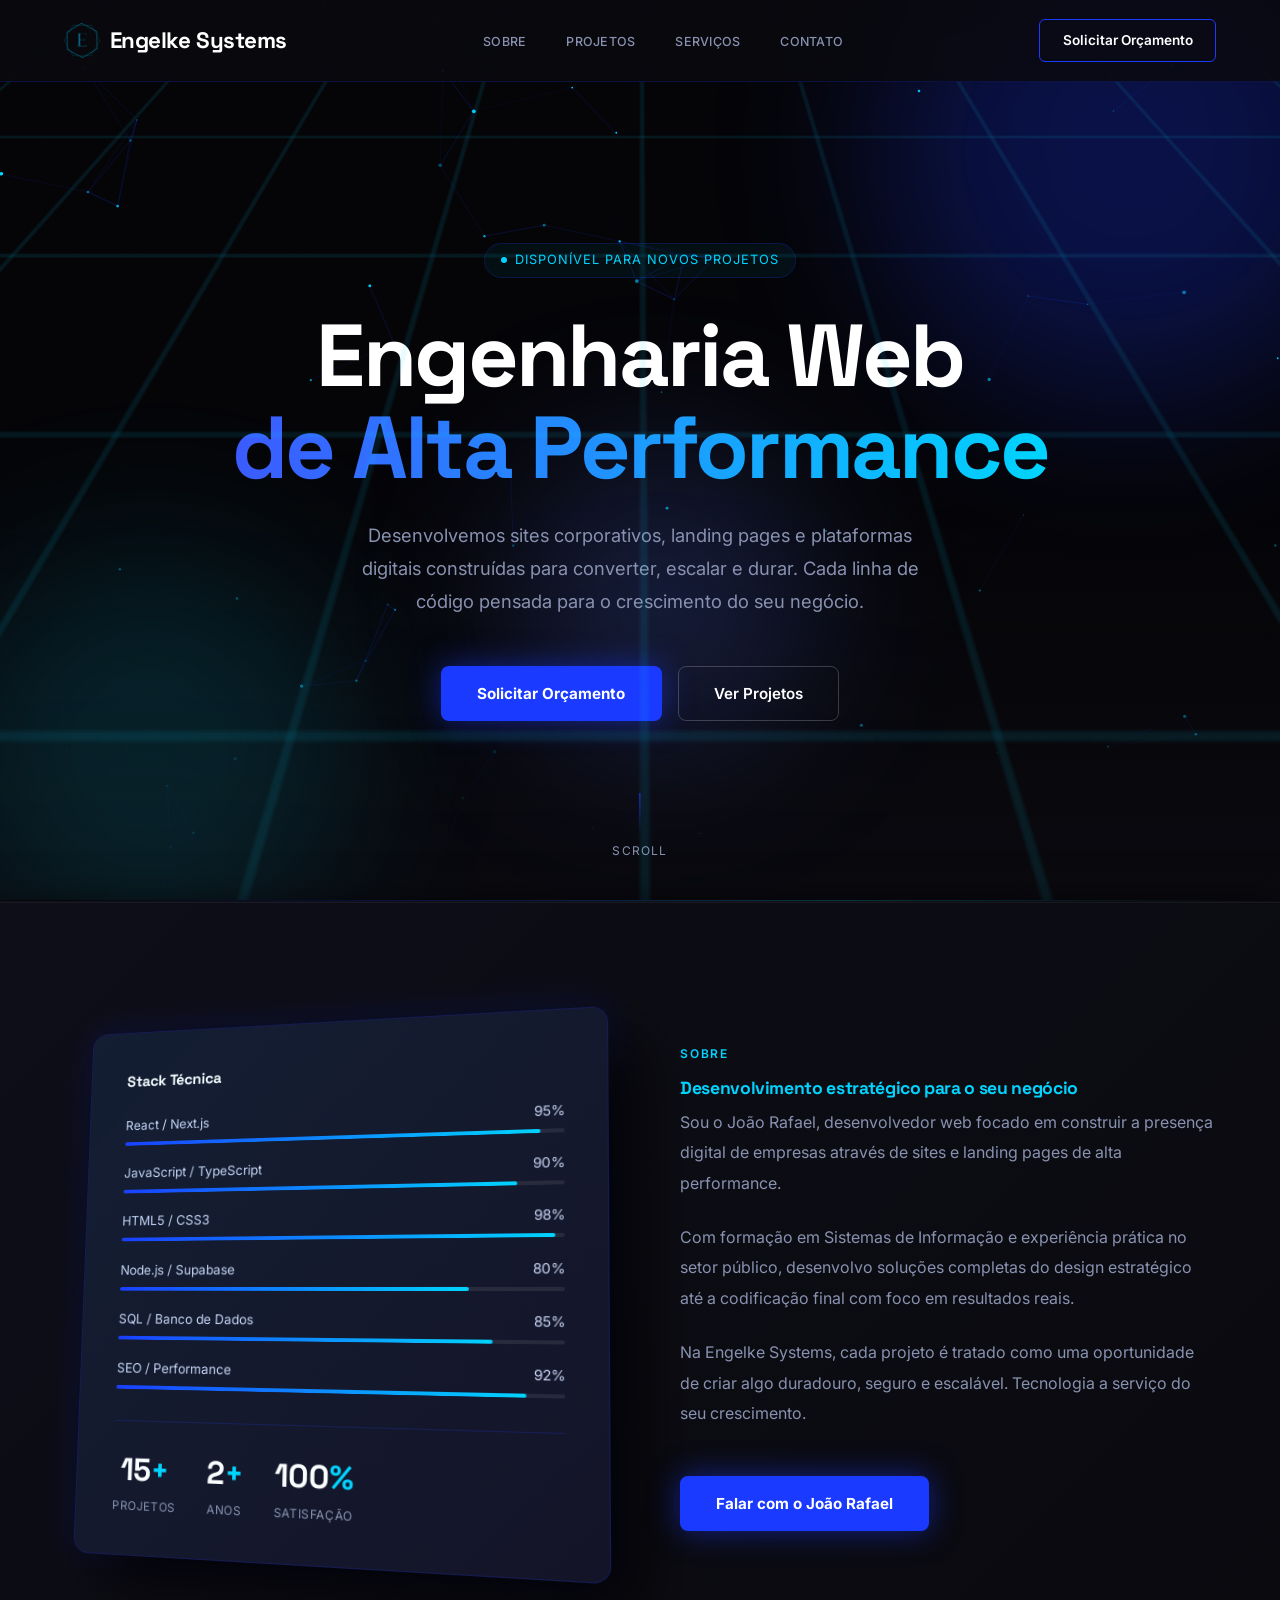
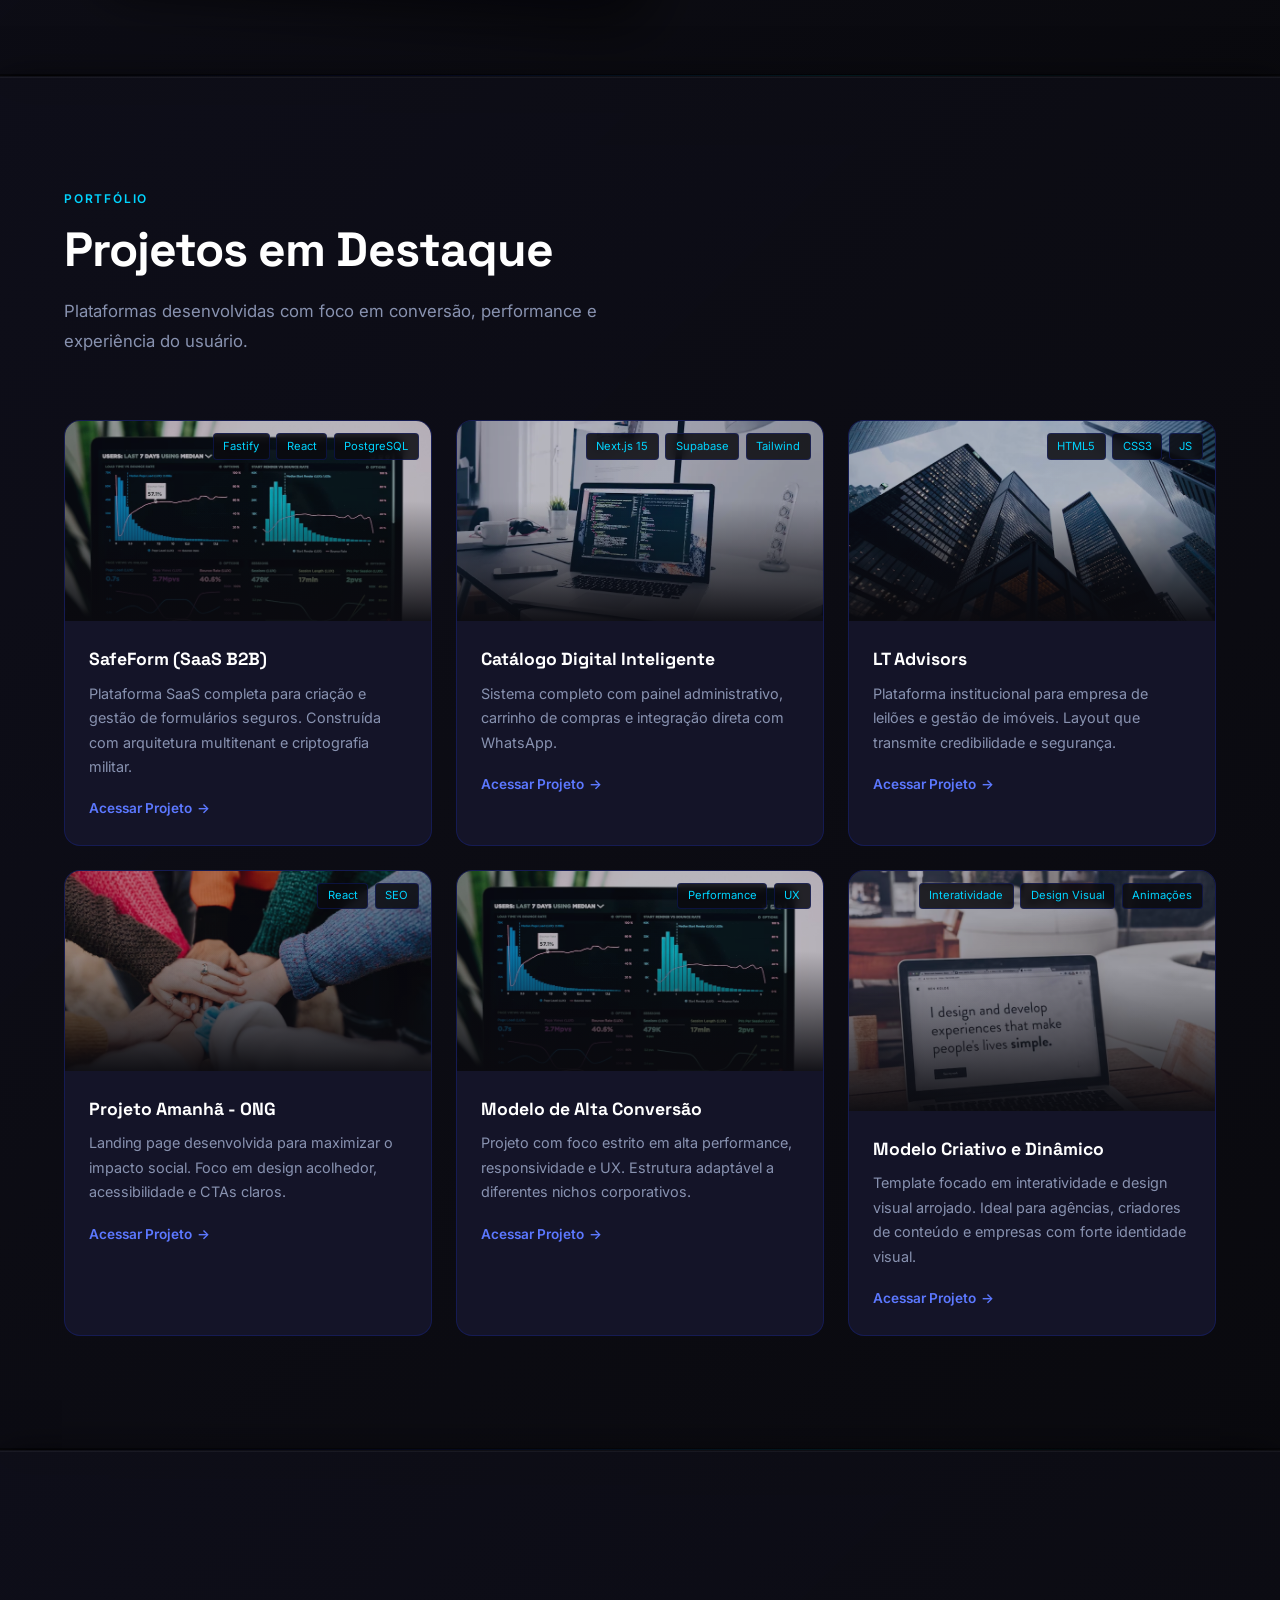
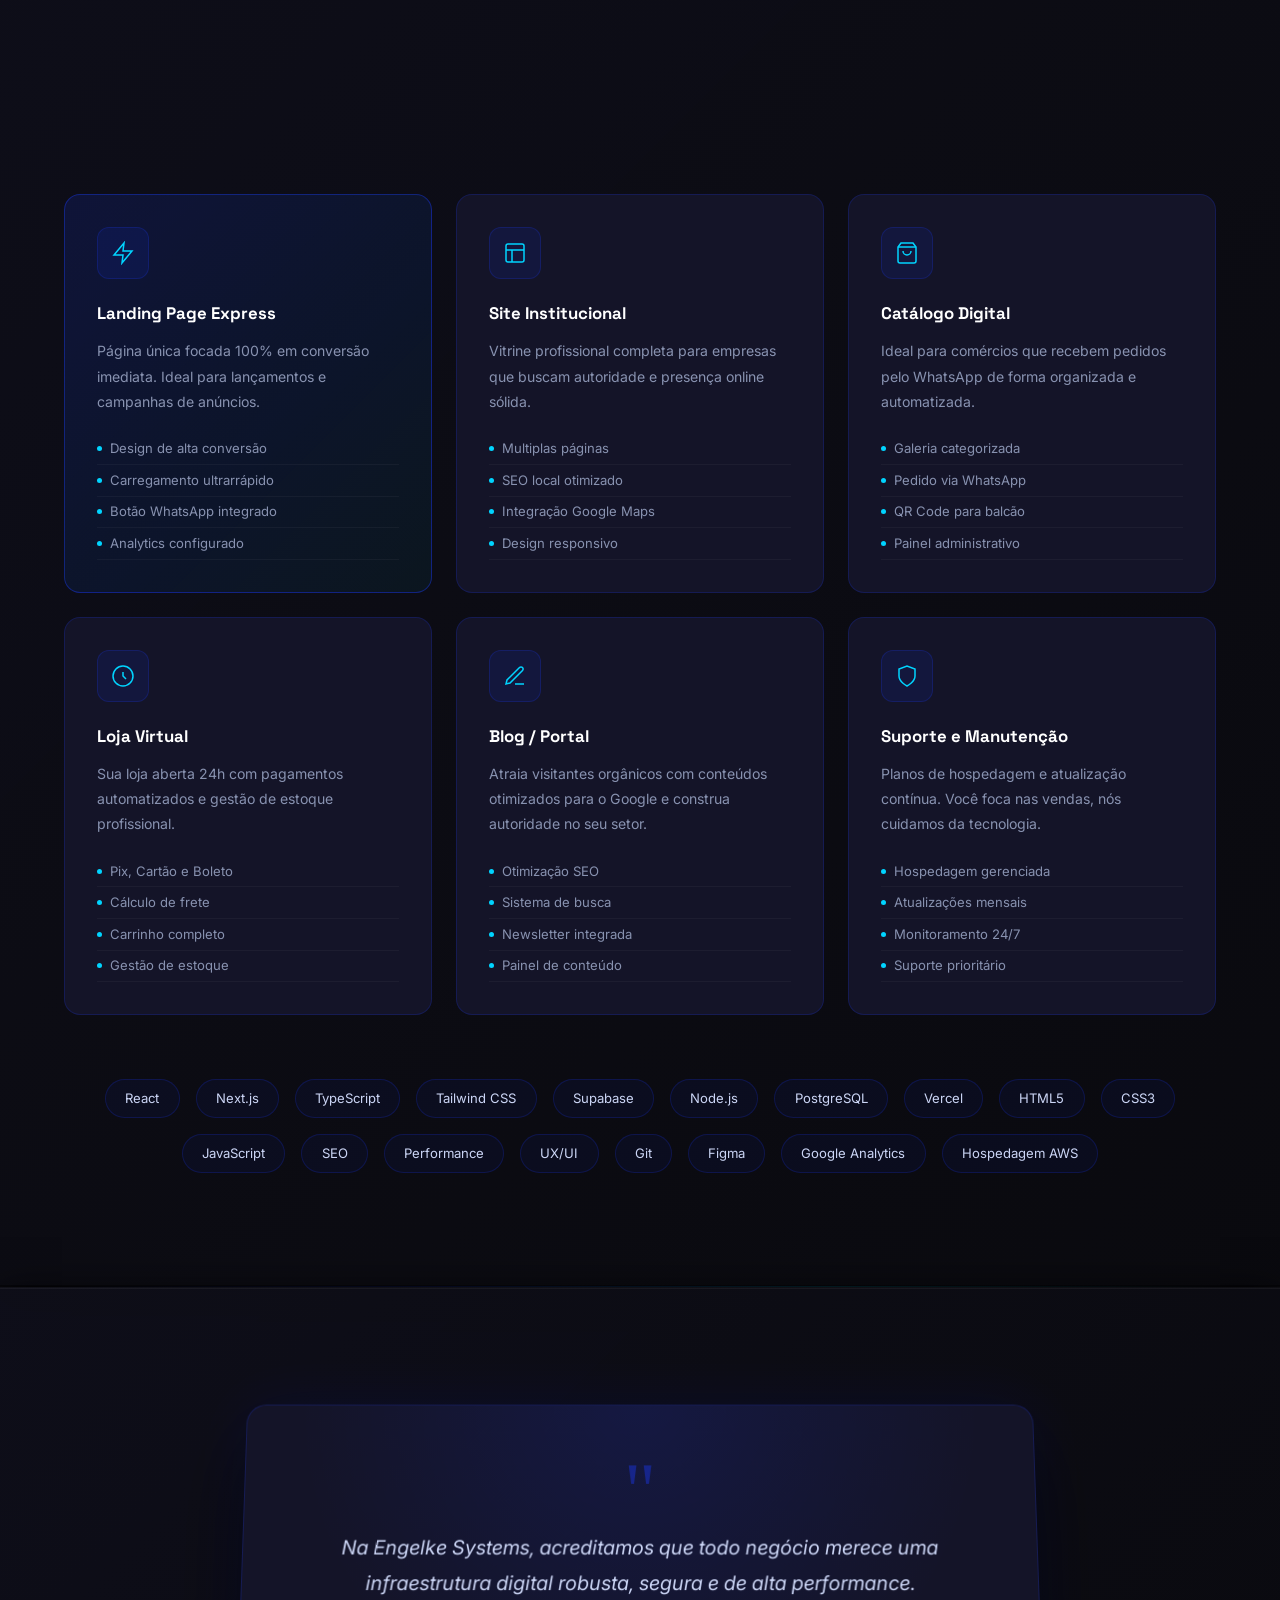
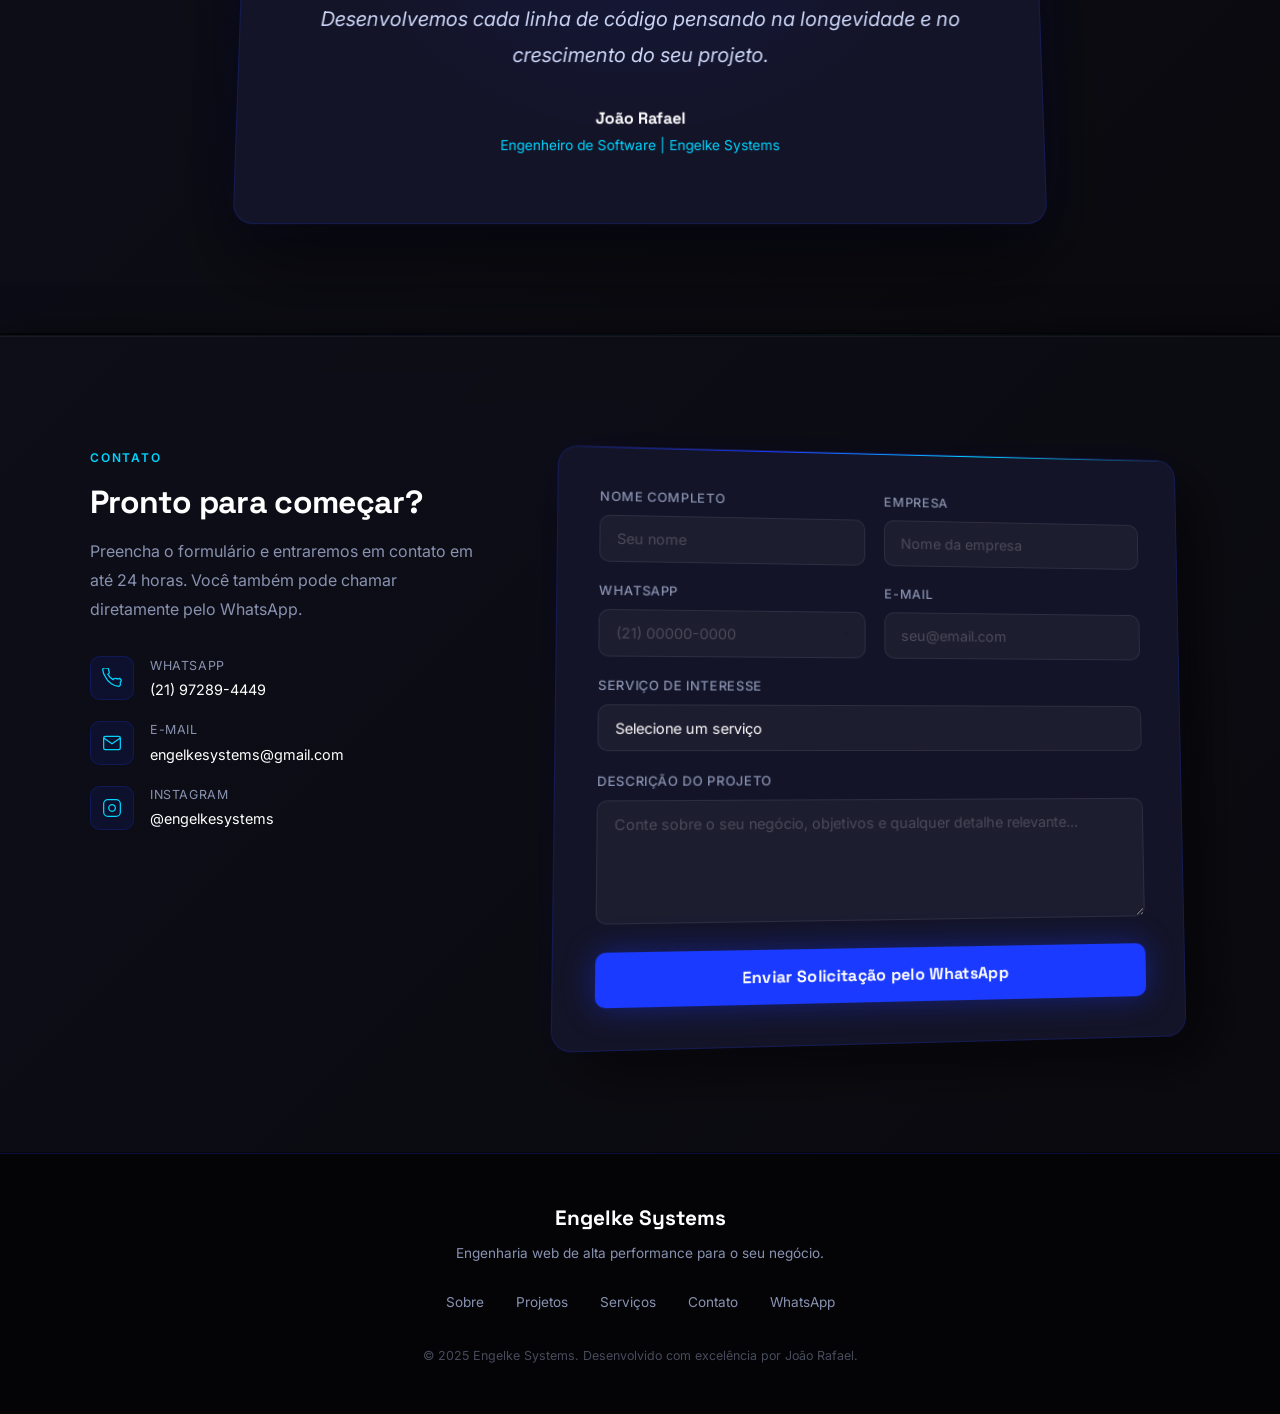
<file: index.html>
<!DOCTYPE html>
<html lang="pt-BR">
<head>
<meta charset="UTF-8">
<meta name="viewport" content="width=device-width, initial-scale=1.0, maximum-scale=1.0, minimum-scale=1.0, user-scalable=no">
<meta name="description" content="Engelke Systems - Desenvolvimento de sites corporativos e landing pages de alta performance. Soluções web profissionais para o seu negócio.">
<title>Engelke Systems | Soluções Web de Alta Performance</title>
<link rel="preconnect" href="https://fonts.googleapis.com">
<link href="https://fonts.googleapis.com/css2?family=Inter:wght@300;400;500;600;700;800;900&family=Space+Grotesk:wght@300;400;500;600;700&display=swap" rel="stylesheet">
<link rel="icon" href="assets//img/favicon.ico" type="image/x-icon">
<link rel="stylesheet" href="assets/styles.css">
</head>
<body>

<canvas id="bg-canvas"></canvas>

<nav id="navbar">
  <a class="nav-logo" href="#">
    <img src="assets/img/logo.png" alt="Engelke Systems" class="nav-logo-img">
    <span>Engelke Systems</span>
  </a>
  <ul class="nav-links">
    <li><a href="#sobre">Sobre</a></li>
    <li><a href="#projetos">Projetos</a></li>
    <li><a href="#servicos">Serviços</a></li>
    <li><a href="#contato">Contato</a></li>
  </ul>
  <a href="#contactForm" class="nav-cta">Solicitar Orçamento</a>
  <button class="hamburger" id="hamburger" aria-label="Menu">
    <span></span><span></span><span></span>
  </button>
</nav>

<div class="mobile-menu" id="mobileMenu">
  <a href="#sobre" onclick="closeMobile()">Sobre</a>
  <a href="#projetos" onclick="closeMobile()">Projetos</a>
  <a href="#servicos" onclick="closeMobile()">Serviços</a>
  <a href="#contato" onclick="closeMobile()">Contato</a>
  <a href="https://wa.me/5521972894449" target="_blank" style="color:var(--cyan)">WhatsApp</a>
</div>

<section class="hero">
  <div class="hero-grid"></div>
  <div class="hero-grid-fade"></div>
  <div class="orb orb1"></div>
  <div class="orb orb2"></div>
  <div class="orb orb3"></div>

  <div class="hero-inner">
    <div class="hero-badge reveal">
      <span class="badge-dot"></span>
      Disponível para novos projetos
    </div>
    <h1 class="reveal">
      Engenharia Web<br>
      <span class="line-blue">de Alta Performance</span>
    </h1>
    <p class="hero-sub reveal">
      Desenvolvemos sites corporativos, landing pages e plataformas digitais
      construídas para converter, escalar e durar. Cada linha de código pensada
      para o crescimento do seu negócio.
    </p>
    <div class="hero-actions reveal">
      <a href="#contactForm" class="btn-primary">
        Solicitar Orçamento
      </a>
      <a href="#projetos" class="btn-outline">Ver Projetos</a>
    </div>
  </div>

  <div class="scroll-indicator">
    <div class="scroll-line"></div>
    Scroll
  </div>
</section>

<div class="glow-line"></div>

<section id="sobre">
  <div class="sobre-grid">
    <div class="sobre-visual reveal-left">
      <div class="sobre-card-3d">
        <div class="sobre-inner">
          <p style="font-family:'Space Grotesk',sans-serif;font-size:1rem;font-weight:700;margin-bottom:1.5rem;color:var(--white)">Stack Técnica</p>
          <div class="skill-bar">
            <div class="skill-label"><span>React / Next.js</span><span>95%</span></div>
            <div class="skill-track"><div class="skill-fill" style="width:0%" data-width="95%"></div></div>
          </div>
          <div class="skill-bar">
            <div class="skill-label"><span>JavaScript / TypeScript</span><span>90%</span></div>
            <div class="skill-track"><div class="skill-fill" style="width:0%" data-width="90%"></div></div>
          </div>
          <div class="skill-bar">
            <div class="skill-label"><span>HTML5 / CSS3</span><span>98%</span></div>
            <div class="skill-track"><div class="skill-fill" style="width:0%" data-width="98%"></div></div>
          </div>
          <div class="skill-bar">
            <div class="skill-label"><span>Node.js / Supabase</span><span>80%</span></div>
            <div class="skill-track"><div class="skill-fill" style="width:0%" data-width="80%"></div></div>
          </div>
          <div class="skill-bar">
            <div class="skill-label"><span>SQL / Banco de Dados</span><span>85%</span></div>
            <div class="skill-track"><div class="skill-fill" style="width:0%" data-width="85%"></div></div>
          </div>
          <div class="skill-bar">
            <div class="skill-label"><span>SEO / Performance</span><span>92%</span></div>
            <div class="skill-track"><div class="skill-fill" style="width:0%" data-width="92%"></div></div>
          </div>
          <div class="stats-row" style="margin-top:2rem;padding-top:1.5rem;border-top:1px solid var(--border)">
            <div class="stat-item">
              <div class="stat-num">15<span>+</span></div>
              <div class="stat-label">Projetos</div>
            </div>
            <div class="stat-item">
              <div class="stat-num">2<span>+</span></div>
              <div class="stat-label">Anos</div>
            </div>
            <div class="stat-item">
              <div class="stat-num">100<span>%</span></div>
              <div class="stat-label">Satisfação</div>
            </div>
          </div>
        </div>
      </div>
    </div>

    <div class="sobre-text reveal-right">
      <div class="section-label">Sobre</div>
      <h2 class="section-title">Desenvolvimento estratégico para o seu negócio</h2>
      <p>Sou o João Rafael, desenvolvedor web focado em construir a presença digital de empresas através de sites e landing pages de alta performance.</p>
      <p>Com formação em Sistemas de Informação e experiência prática no setor público, desenvolvo soluções completas do design estratégico até a codificação final com foco em resultados reais.</p>
      <p>Na Engelke Systems, cada projeto é tratado como uma oportunidade de criar algo duradouro, seguro e escalável. Tecnologia a serviço do seu crescimento.</p>
      <a href="#contato" class="btn-primary" style="margin-top:1.5rem;display:inline-flex">Falar com o João Rafael</a>
    </div>
  </div>
</section>

<div class="glow-line"></div>

<section id="projetos">
  <div class="section-header reveal">
    <div class="section-label">Portfólio</div>
    <h2 class="section-title">Projetos em Destaque</h2>
    <p class="section-desc">Plataformas desenvolvidas com foco em conversão, performance e experiência do usuário.</p>
  </div>

  <div class="projects-grid">
    <div class="project-card reveal">
      <div class="project-img">
        <img src="assets/img/dashboard generico.webp" alt="SafeForm SaaS" loading="lazy">
        <div class="project-overlay"></div>
        <div class="project-tech">
          <span class="tech-tag">Fastify</span>
          <span class="tech-tag">React</span>
          <span class="tech-tag">PostgreSQL</span>
        </div>
      </div>
      <div class="project-info">
        <h3>SafeForm (SaaS B2B)</h3>
        <p>Plataforma SaaS completa para criação e gestão de formulários seguros. Construída com arquitetura multitenant e criptografia militar.</p>
        <a href="https://safeform.pages.dev" class="project-link" target="_blank">Acessar Projeto</a>
      </div>
    </div>

    <div class="project-card reveal">
      <div class="project-img">
        <img src="assets/img/Foto notebook.webp" alt="Catálogo Digital" loading="lazy">
        <div class="project-overlay"></div>
        <div class="project-tech">
          <span class="tech-tag">Next.js 15</span>
          <span class="tech-tag">Supabase</span>
          <span class="tech-tag">Tailwind</span>
        </div>
      </div>
      <div class="project-info">
        <h3>Catálogo Digital Inteligente</h3>
        <p>Sistema completo com painel administrativo, carrinho de compras e integração direta com WhatsApp.</p>
        <a href="https://modelo-site-3.vercel.app/loja" class="project-link" target="_blank">Acessar Projeto</a>
      </div>
    </div>

    <div class="project-card reveal">
      <div class="project-img">
        <img src="assets/img/LT-ADVISORS.webp" alt="LT Advisors" loading="lazy">
        <div class="project-overlay"></div>
        <div class="project-tech">
          <span class="tech-tag">HTML5</span>
          <span class="tech-tag">CSS3</span>
          <span class="tech-tag">JS</span>
        </div>
      </div>
      <div class="project-info">
        <h3>LT Advisors</h3>
        <p>Plataforma institucional para empresa de leilões e gestão de imóveis. Layout que transmite credibilidade e segurança.</p>
        <a href="https://engelkejr.github.io/LT-Adivisors/" class="project-link" target="_blank">Acessar Projeto</a>
      </div>
    </div>

    <div class="project-card reveal">
      <div class="project-img">
        <img src="assets/img/ong.webp" alt="Projeto Amanhã" loading="lazy">
        <div class="project-overlay"></div>
        <div class="project-tech">
          <span class="tech-tag">React</span>
          <span class="tech-tag">SEO</span>
        </div>
      </div>
      <div class="project-info">
        <h3>Projeto Amanhã - ONG</h3>
        <p>Landing page desenvolvida para maximizar o impacto social. Foco em design acolhedor, acessibilidade e CTAs claros.</p>
        <a href="https://projetoamanhaconservatoria.vercel.app" class="project-link" target="_blank">Acessar Projeto</a>
      </div>
    </div>

    <div class="project-card reveal">
      <div class="project-img">
        <img src="assets/img/dashboard generico.webp" alt="Modelo Alta Conversão" loading="lazy">
        <div class="project-overlay"></div>
        <div class="project-tech">
          <span class="tech-tag">Performance</span>
          <span class="tech-tag">UX</span>
        </div>
      </div>
      <div class="project-info">
        <h3>Modelo de Alta Conversão</h3>
        <p>Projeto com foco estrito em alta performance, responsividade e UX. Estrutura adaptável a diferentes nichos corporativos.</p>
        <a href="https://modelo1engelkejr.vercel.app" class="project-link" target="_blank">Acessar Projeto</a>
      </div>
    </div>

    <div class="project-card reveal">
      <div class="project-img" style="height:240px">
        <img src="assets/img/notebook 2.webp" alt="Modelo Criativo" loading="lazy">
        <div class="project-overlay"></div>
        <div class="project-tech">
          <span class="tech-tag">Interatividade</span>
          <span class="tech-tag">Design Visual</span>
          <span class="tech-tag">Animações</span>
        </div>
      </div>
      <div class="project-info">
        <h3>Modelo Criativo e Dinâmico</h3>
        <p>Template focado em interatividade e design visual arrojado. Ideal para agências, criadores de conteúdo e empresas com forte identidade visual.</p>
        <a href="https://modelo-site-2.vercel.app/index.html" class="project-link" target="_blank">Acessar Projeto</a>
      </div>
    </div>
  </div>
</section>

<div class="glow-line"></div>

<section id="servicos">
  <div class="section-header reveal">
    <div class="section-label">Serviços</div>
    <h2 class="section-title">Soluções para cada etapa</h2>
    <p class="section-desc">Desenvolvemos a presença digital que a sua empresa precisa para se destacar no mercado.</p>
  </div>

  <div class="services-grid">
    <div class="service-card highlight reveal">
      <div class="service-icon">
        <svg viewBox="0 0 24 24"><path d="M13 2L3 14h9l-1 8 10-12h-9l1-8z"/></svg>
      </div>
      <h3>Landing Page Express</h3>
      <p>Página única focada 100% em conversão imediata. Ideal para lançamentos e campanhas de anúncios.</p>
      <ul class="service-list">
        <li>Design de alta conversão</li>
        <li>Carregamento ultrarrápido</li>
        <li>Botão WhatsApp integrado</li>
        <li>Analytics configurado</li>
      </ul>
    </div>

    <div class="service-card reveal">
      <div class="service-icon">
        <svg viewBox="0 0 24 24"><rect x="3" y="3" width="18" height="18" rx="2"/><path d="M3 9h18M9 21V9"/></svg>
      </div>
      <h3>Site Institucional</h3>
      <p>Vitrine profissional completa para empresas que buscam autoridade e presença online sólida.</p>
      <ul class="service-list">
        <li>Multiplas páginas</li>
        <li>SEO local otimizado</li>
        <li>Integração Google Maps</li>
        <li>Design responsivo</li>
      </ul>
    </div>

    <div class="service-card reveal">
      <div class="service-icon">
        <svg viewBox="0 0 24 24"><path d="M6 2L3 6v14a2 2 0 002 2h14a2 2 0 002-2V6l-3-4z"/><line x1="3" y1="6" x2="21" y2="6"/><path d="M16 10a4 4 0 01-8 0"/></svg>
      </div>
      <h3>Catálogo Digital</h3>
      <p>Ideal para comércios que recebem pedidos pelo WhatsApp de forma organizada e automatizada.</p>
      <ul class="service-list">
        <li>Galeria categorizada</li>
        <li>Pedido via WhatsApp</li>
        <li>QR Code para balcão</li>
        <li>Painel administrativo</li>
      </ul>
    </div>

    <div class="service-card reveal">
      <div class="service-icon">
        <svg viewBox="0 0 24 24"><circle cx="12" cy="12" r="10"/><path d="M12 8v4l3 3"/></svg>
      </div>
      <h3>Loja Virtual</h3>
      <p>Sua loja aberta 24h com pagamentos automatizados e gestão de estoque profissional.</p>
      <ul class="service-list">
        <li>Pix, Cartão e Boleto</li>
        <li>Cálculo de frete</li>
        <li>Carrinho completo</li>
        <li>Gestão de estoque</li>
      </ul>
    </div>

    <div class="service-card reveal">
      <div class="service-icon">
        <svg viewBox="0 0 24 24"><path d="M12 20h9"/><path d="M16.5 3.5a2.121 2.121 0 013 3L7 19l-4 1 1-4L16.5 3.5z"/></svg>
      </div>
      <h3>Blog / Portal</h3>
      <p>Atraia visitantes orgânicos com conteúdos otimizados para o Google e construa autoridade no seu setor.</p>
      <ul class="service-list">
        <li>Otimização SEO</li>
        <li>Sistema de busca</li>
        <li>Newsletter integrada</li>
        <li>Painel de conteúdo</li>
      </ul>
    </div>

    <div class="service-card reveal">
      <div class="service-icon">
        <svg viewBox="0 0 24 24"><path d="M12 22s8-4 8-10V5l-8-3-8 3v7c0 6 8 10 8 10z"/></svg>
      </div>
      <h3>Suporte e Manutenção</h3>
      <p>Planos de hospedagem e atualização contínua. Você foca nas vendas, nós cuidamos da tecnologia.</p>
      <ul class="service-list">
        <li>Hospedagem gerenciada</li>
        <li>Atualizações mensais</li>
        <li>Monitoramento 24/7</li>
        <li>Suporte prioritário</li>
      </ul>
    </div>
  </div>

  <div class="tech-float reveal">
    <span class="tech-pill">React</span>
    <span class="tech-pill">Next.js</span>
    <span class="tech-pill">TypeScript</span>
    <span class="tech-pill">Tailwind CSS</span>
    <span class="tech-pill">Supabase</span>
    <span class="tech-pill">Node.js</span>
    <span class="tech-pill">PostgreSQL</span>
    <span class="tech-pill">Vercel</span>
    <span class="tech-pill">HTML5</span>
    <span class="tech-pill">CSS3</span>
    <span class="tech-pill">JavaScript</span>
    <span class="tech-pill">SEO</span>
    <span class="tech-pill">Performance</span>
    <span class="tech-pill">UX/UI</span>
    <span class="tech-pill">Git</span>
    <span class="tech-pill">Figma</span>
    <span class="tech-pill">Google Analytics</span>
    <span class="tech-pill">Hospedagem AWS</span>
  </div>
</section>

<div class="glow-line"></div>

<section id="depoimento">
  <div class="testimonial-3d reveal">
    <div class="testimonial-inner">
      <span class="quote-mark">"</span>
      <p class="testimonial-text">Na Engelke Systems, acreditamos que todo negócio merece uma infraestrutura digital robusta, segura e de alta performance. Desenvolvemos cada linha de código pensando na longevidade e no crescimento do seu projeto.</p>
      <div class="testimonial-author">João Rafael</div>
      <div class="testimonial-role">Engenheiro de Software | Engelke Systems</div>
    </div>
  </div>
</section>

<div class="glow-line"></div>

<section id="contato">
  <div class="contact-grid">
    <div class="contact-info reveal-left">
      <div class="section-label">Contato</div>
      <h2 class="section-title">Pronto para começar?</h2>
      <p>Preencha o formulário e entraremos em contato em até 24 horas. Você também pode chamar diretamente pelo WhatsApp.</p>

      <div class="contact-item">
        <div class="contact-item-icon">
          <svg viewBox="0 0 24 24"><path d="M22 16.92v3a2 2 0 01-2.18 2 19.79 19.79 0 01-8.63-3.07A19.5 19.5 0 013.95 10.5 19.79 19.79 0 01.88 1.87 2 2 0 012.86 0h3a2 2 0 012 1.72c.127.96.361 1.903.7 2.81a2 2 0 01-.45 2.11L7.09 7.64a16 16 0 006.29 6.29l1-1a2 2 0 012.11-.45c.907.339 1.85.573 2.81.7A2 2 0 0122 16.92z"/></svg>
        </div>
        <div class="contact-item-text">
          <span>WhatsApp</span>
          <a href="https://wa.me/5521972894449" target="_blank">(21) 97289-4449</a>
        </div>
      </div>

      <div class="contact-item">
        <div class="contact-item-icon">
          <svg viewBox="0 0 24 24"><path d="M4 4h16c1.1 0 2 .9 2 2v12c0 1.1-.9 2-2 2H4c-1.1 0-2-.9-2-2V6c0-1.1.9-2 2-2z"/><polyline points="22,6 12,13 2,6"/></svg>
        </div>
        <div class="contact-item-text">
          <span>E-mail</span>
          <a href="mailto:engelkesystems@gmail.com">engelkesystems@gmail.com</a>
        </div>
      </div>

      <div class="contact-item">
        <div class="contact-item-icon">
          <svg viewBox="0 0 24 24"><rect x="2" y="2" width="20" height="20" rx="5" ry="5"/><path d="M16 11.37A4 4 0 1112.63 8 4 4 0 0116 11.37z"/><line x1="17.5" y1="6.5" x2="17.51" y2="6.5"/></svg>
        </div>
        <div class="contact-item-text">
          <span>Instagram</span>
          <a href="https://www.instagram.com/engelkesystems" target="_blank">@engelkesystems</a>
        </div>
      </div>
    </div>

    <div class="form-3d reveal-right">
      <form class="form-card" id="contactForm">
        <div class="form-row">
          <div class="field">
            <label for="nome">Nome completo</label>
            <input type="text" id="nome" name="nome" placeholder="Seu nome" required>
          </div>
          <div class="field">
            <label for="empresa">Empresa</label>
            <input type="text" id="empresa" name="empresa" placeholder="Nome da empresa">
          </div>
        </div>
        <div class="form-row">
          <div class="field">
            <label for="whatsapp">WhatsApp</label>
            <input type="tel" id="whatsapp" name="whatsapp" placeholder="(21) 00000-0000">
          </div>
          <div class="field">
            <label for="email">E-mail</label>
            <input type="email" id="email" name="email" placeholder="seu@email.com">
          </div>
        </div>
        <div class="field">
          <label for="servico">Serviço de interesse</label>
          <select id="servico" name="servico">
            <option value="" disabled selected>Selecione um serviço</option>
            <option>Landing Page Express</option>
            <option>Site Institucional</option>
            <option>Catálogo Digital</option>
            <option>Loja Virtual</option>
            <option>Blog / Portal</option>
            <option>Suporte e Manutenção</option>
            <option>Ainda não sei quero orientação</option>
          </select>
        </div>
        <div class="field">
          <label for="projeto">Descrição do projeto</label>
          <textarea id="projeto" name="projeto" placeholder="Conte sobre o seu negócio, objetivos e qualquer detalhe relevante..."></textarea>
        </div>
        <button type="submit" class="form-submit">Enviar Solicitação pelo WhatsApp</button>
      </form>
    </div>
  </div>
</section>

<footer>
  <span class="footer-logo">Engelke Systems</span>
  <p class="footer-sub">Engenharia web de alta performance para o seu negócio.</p>
  <ul class="footer-links">
    <li><a href="#sobre">Sobre</a></li>
    <li><a href="#projetos">Projetos</a></li>
    <li><a href="#servicos">Serviços</a></li>
    <li><a href="#contato">Contato</a></li>
    <li><a href="https://wa.me/5521972894449" target="_blank">WhatsApp</a></li>
  </ul>
  <p class="footer-copy">© 2025 Engelke Systems. Desenvolvido com excelência por João Rafael.</p>
</footer>

<script src="assets/script.js"></script>
</body>
</html>
</file>
<file: assets/styles.css>
*,*::before,*::after{box-sizing:border-box;margin:0;padding:0}
:root{
  --black:#0a0a0f;
  --dark:#0f0f1a;
  --dark2:#141428;
  --dark3:#1a1a35;
  --blue:#1a3aff;
  --blue2:#3b5bff;
  --blue3:#5c78ff;
  --cyan:#00d4ff;
  --white:#ffffff;
  --gray:#8892b0;
  --gray2:#ccd6f6;
  --border:rgba(26,58,255,0.2);
  --border2:rgba(0,212,255,0.15);
  --glow:rgba(26,58,255,0.4);
}

html{scroll-behavior:smooth}
body{
  font-family:'Inter',sans-serif;
  background:var(--black);
  color:var(--white);
  overflow-x:hidden;
  line-height:1.6;
}

::-webkit-scrollbar{width:6px}
::-webkit-scrollbar-track{background:var(--dark)}
::-webkit-scrollbar-thumb{background:var(--blue);border-radius:3px}

nav{
  position:fixed;top:0;left:0;right:0;z-index:1000;
  display:flex;align-items:center;justify-content:space-between;
  padding:1.2rem 5%;
  background:rgba(10,10,15,0.85);
  backdrop-filter:blur(20px);
  border-bottom:1px solid var(--border);
  transition:all .3s;
}
.nav-logo{
  font-family:'Space Grotesk',sans-serif;
  font-weight:700;font-size:1.4rem;
  color:var(--white);text-decoration:none;
  display:flex;align-items:center;gap:.6rem;
  letter-spacing:-0.02em;
}
.nav-logo-img{
  width:36px;
  height:auto;
  display:block;
}
.nav-links{display:flex;gap:2.5rem;list-style:none}
.nav-links a{
  color:var(--gray);text-decoration:none;font-size:.9rem;font-weight:500;
  transition:color .2s;letter-spacing:.02em;text-transform:uppercase;font-size:.78rem;
}
.nav-links a:hover{color:var(--white)}
.nav-cta{
  background:transparent;border:1px solid var(--blue);
  color:var(--white);padding:.6rem 1.4rem;border-radius:6px;
  font-size:.85rem;font-weight:600;cursor:pointer;text-decoration:none;
  transition:all .2s;
}
.nav-cta:hover{background:var(--blue);box-shadow:0 0 20px var(--glow)}

.hero{
  min-height:100vh;
  display:flex;align-items:center;justify-content:center;
  position:relative;overflow:hidden;
  padding:8rem 5% 4rem;
}

.hero-grid {
  position: absolute;
  width: 200vw;
  height: 200vh;
  left: -50vw;
  top: -20vh;
  background-image:
    linear-gradient(rgba(0, 212, 255, 0.25) 2px, transparent 2px),
    linear-gradient(90deg, rgba(0, 212, 255, 0.25) 2px, transparent 2px);
  background-size: 80px 80px;
  transform-origin: center top;
  transform: perspective(1000px) rotateX(75deg) translateY(0);
  animation: planeMove 4s linear infinite;
  opacity: 0.7;
  pointer-events: none;
}

@keyframes planeMove {
  0% { transform: perspective(1000px) rotateX(75deg) translateY(0); }
  100% { transform: perspective(1000px) rotateX(75deg) translateY(80px); }
}
.hero-grid-fade{
  position:absolute;bottom:0;left:0;right:0;height:50%;
  background:linear-gradient(to top,var(--black),transparent);
  pointer-events:none;
}

.orb{
  position:absolute;border-radius:50%;filter:blur(80px);pointer-events:none;
  animation:float 8s ease-in-out infinite;
}
.orb1{width:500px;height:500px;background:rgba(26,58,255,.25);top:-100px;right:-100px;animation-delay:0s}
.orb2{width:400px;height:400px;background:rgba(0,212,255,.12);bottom:-50px;left:-50px;animation-delay:3s}
.orb3{width:300px;height:300px;background:rgba(92,120,255,.2);top:50%;left:40%;animation-delay:5s}

@keyframes float{
  0%,100%{transform:translateY(0) scale(1)}
  50%{transform:translateY(-30px) scale(1.05)}
}

.hero-inner{
  position:relative;z-index:2;
  max-width:900px;text-align:center;
}
.hero-badge{
  display:inline-flex;align-items:center;gap:.5rem;
  border:1px solid var(--border);
  padding:.4rem 1rem;border-radius:50px;
  font-size:.8rem;color:var(--cyan);letter-spacing:.08em;text-transform:uppercase;
  margin-bottom:2rem;background:rgba(0,212,255,.05);
}
.badge-dot{width:6px;height:6px;border-radius:50%;background:var(--cyan);animation:pulse 2s infinite}
@keyframes pulse{0%,100%{opacity:1}50%{opacity:.3}}

.hero h1{
  font-family:'Space Grotesk',sans-serif;
  font-size:clamp(2.8rem,7vw,5.5rem);
  font-weight:800;line-height:1.05;
  letter-spacing:-0.03em;
  margin-bottom:1.5rem;
}
.hero h1 .line-blue{
  background:linear-gradient(90deg,var(--blue2),var(--cyan));
  -webkit-background-clip:text;-webkit-text-fill-color:transparent;
  background-clip:text;
}
.hero-sub{
  font-size:1.15rem;color:var(--gray);max-width:600px;
  margin:0 auto 3rem;line-height:1.8;
}
.hero-actions{display:flex;gap:1rem;justify-content:center;flex-wrap:wrap}
.btn-primary{
  background:var(--blue);color:#fff;
  padding:.9rem 2.2rem;border-radius:8px;
  font-weight:700;font-size:.95rem;text-decoration:none;
  transition:all .25s;display:inline-flex;align-items:center;gap:.5rem;
  box-shadow:0 0 30px rgba(26,58,255,.5);
  border:1px solid transparent;
}
.btn-primary:hover{
  transform:translateY(-2px);
  box-shadow:0 0 50px rgba(26,58,255,.7);
  background:var(--blue2);
}
.btn-outline{
  background:transparent;color:var(--white);
  padding:.9rem 2.2rem;border-radius:8px;
  font-weight:600;font-size:.95rem;text-decoration:none;
  border:1px solid rgba(255,255,255,.2);
  transition:all .25s;display:inline-flex;align-items:center;gap:.5rem;
}
.btn-outline:hover{border-color:var(--white);background:rgba(255,255,255,.05)}

.scroll-indicator{
  position:absolute;bottom:2.5rem;left:50%;transform:translateX(-50%);
  display:flex;flex-direction:column;align-items:center;gap:.5rem;
  color:var(--gray);font-size:.75rem;letter-spacing:.1em;text-transform:uppercase;
  animation:scrollFade 2s ease infinite;
}
.scroll-line{width:1px;height:40px;background:linear-gradient(to bottom,var(--blue),transparent)}
@keyframes scrollFade{0%,100%{opacity:.4}50%{opacity:1}}

.scene-3d{
  perspective:1200px;
  margin:0 auto;max-width:900px;
  padding:4rem 0 2rem;
}
.card-3d{
  background:linear-gradient(135deg,var(--dark2),var(--dark3));
  border:1px solid var(--border);
  border-radius:16px;
  padding:3rem;
  transform:rotateX(8deg) rotateY(-3deg);
  transform-style:preserve-3d;
  box-shadow:
    0 40px 80px rgba(0,0,0,.8),
    0 0 0 1px rgba(26,58,255,.1),
    inset 0 1px 0 rgba(255,255,255,.05);
  transition:transform .6s ease;
  position:relative;overflow:hidden;
}
.card-3d::before{
  content:'';position:absolute;
  top:-50%;left:-50%;width:200%;height:200%;
  background:radial-gradient(circle at 60% 40%,rgba(26,58,255,.08) 0%,transparent 60%);
  pointer-events:none;
}
.card-3d:hover{transform:rotateX(2deg) rotateY(-1deg)}

section{padding:7rem 5%}
.section-label{
  font-size:.75rem;letter-spacing:.15em;text-transform:uppercase;
  color:var(--cyan);font-weight:600;margin-bottom:1rem;
}
.section-title{
  font-family:'Space Grotesk',sans-serif;
  font-size:clamp(2rem,4vw,3rem);
  font-weight:700;line-height:1.1;
  letter-spacing:-0.02em;margin-bottom:1.2rem;
}
.section-desc{color:var(--gray);font-size:1.05rem;max-width:600px;line-height:1.8}
.section-header{max-width:1200px;margin:0 auto 4rem}
.container{max-width:1200px;margin:0 auto}

#sobre{background:var(--dark)}
.sobre-grid{
  display:grid;grid-template-columns:1fr 1fr;gap:5rem;align-items:center;
  max-width:1200px;margin:0 auto;
}
.sobre-visual{position:relative}
.sobre-card-3d{
  perspective:1000px;
}
.sobre-inner{
  background:var(--dark2);
  border:1px solid var(--border);border-radius:16px;padding:2.5rem;
  transform:rotateY(-12deg) rotateX(5deg);
  transform-style:preserve-3d;
  box-shadow:30px 30px 60px rgba(0,0,0,.8),0 0 40px rgba(26,58,255,.15);
  transition:transform .5s;
  position:relative;
}
.sobre-inner:hover{transform:rotateY(-5deg) rotateX(2deg)}
.sobre-inner::after{
  content:'';position:absolute;inset:0;border-radius:16px;
  background:linear-gradient(135deg,rgba(0,212,255,.05),transparent);
  pointer-events:none;
}
.skill-bar{margin-bottom:1.2rem}
.skill-label{display:flex;justify-content:space-between;font-size:.85rem;margin-bottom:.4rem;color:var(--gray2)}
.skill-track{height:4px;background:rgba(255,255,255,.08);border-radius:2px;overflow:hidden}
.skill-fill{height:100%;border-radius:2px;background:linear-gradient(90deg,var(--blue),var(--cyan));transition:width 1.5s ease}
.sobre-text h2{font-family:'Space Grotesk',sans-serif;font-size:1.1rem;color:var(--cyan);margin-bottom:.5rem}
.sobre-text p{color:var(--gray);line-height:1.9;margin-bottom:1.5rem}
.stats-row{display:flex;gap:2rem;margin-top:2rem}
.stat-item{text-align:center}
.stat-num{font-family:'Space Grotesk',sans-serif;font-size:2rem;font-weight:800;color:var(--white)}
.stat-num span{color:var(--cyan)}
.stat-label{font-size:.75rem;color:var(--gray);letter-spacing:.05em;text-transform:uppercase}

#projetos{background:var(--black)}
.projects-grid{
  display:grid;grid-template-columns:repeat(auto-fit,minmax(340px,1fr));
  gap:1.5rem;max-width:1200px;margin:0 auto;
}
.project-card{
  position:relative;
  background:var(--dark2);
  border:1px solid var(--border);border-radius:16px;
  overflow:hidden;
  transition:all .4s;
  cursor:pointer;
  transform-style:preserve-3d;
}
.project-card:hover{
  transform:translateY(-8px) scale(1.02);
  border-color:rgba(26,58,255,.5);
  box-shadow:0 30px 60px rgba(0,0,0,.6),0 0 40px rgba(26,58,255,.2);
}
.project-img{
  width:100%;height:200px;overflow:hidden;
  background:linear-gradient(135deg,var(--dark3),var(--dark2));
  position:relative;
}
.project-img img{width:100%;height:100%;object-fit:cover;opacity:.7;transition:opacity .3s}
.project-card:hover .project-img img{opacity:.9}
.project-overlay{
  position:absolute;inset:0;
  background:linear-gradient(to bottom,transparent 40%,rgba(10,10,15,.95));
}
.project-tech{
  position:absolute;top:12px;right:12px;
  display:flex;gap:.4rem;flex-wrap:wrap;justify-content:flex-end;
}
.tech-tag{
  background:rgba(10,10,15,.85);border:1px solid var(--border);
  padding:.2rem .6rem;border-radius:4px;font-size:.7rem;color:var(--cyan);
  backdrop-filter:blur(4px);
}
.project-info{padding:1.5rem}
.project-info h3{font-family:'Space Grotesk',sans-serif;font-size:1.1rem;font-weight:700;margin-bottom:.5rem}
.project-info p{color:var(--gray);font-size:.9rem;line-height:1.7;margin-bottom:1rem}
.project-link{
  color:var(--blue3);text-decoration:none;font-size:.85rem;font-weight:600;
  display:inline-flex;align-items:center;gap:.3rem;
  transition:gap .2s;
}
.project-link:hover{gap:.6rem;color:var(--cyan)}
.project-link::after{content:'→'}

.project-card.featured{grid-column:span 2}
@media(max-width:800px){.project-card.featured{grid-column:span 1}}

#servicos{background:var(--dark)}
.services-grid{
  display:grid;grid-template-columns:repeat(3,1fr);gap:1.5rem;
  max-width:1200px;margin:0 auto;
}
@media(max-width:900px){.services-grid{grid-template-columns:repeat(2,1fr)}}
@media(max-width:600px){.services-grid{grid-template-columns:1fr}}

.service-card{
  background:var(--dark2);
  border:1px solid var(--border);border-radius:16px;
  padding:2rem;
  transition:all .4s;
  position:relative;overflow:hidden;
  transform-style:preserve-3d;
}
.service-card::before{
  content:'';position:absolute;
  top:0;left:0;right:0;height:2px;
  background:linear-gradient(90deg,transparent,var(--blue),var(--cyan),transparent);
  opacity:0;transition:opacity .3s;
}
.service-card:hover{
  transform:translateY(-6px) rotateX(3deg);
  border-color:rgba(26,58,255,.4);
  box-shadow:0 20px 50px rgba(0,0,0,.5),0 0 30px rgba(26,58,255,.15);
}
.service-card:hover::before{opacity:1}
.service-icon{
  width:52px;height:52px;
  border:1px solid var(--border);border-radius:12px;
  display:flex;align-items:center;justify-content:center;
  margin-bottom:1.3rem;
  background:rgba(26,58,255,.1);
  transition:all .3s;
}
.service-card:hover .service-icon{
  background:rgba(26,58,255,.2);
  box-shadow:0 0 20px rgba(26,58,255,.3);
}
.service-icon svg{width:24px;height:24px;stroke:var(--cyan);fill:none;stroke-width:1.5}
.service-card h3{
  font-family:'Space Grotesk',sans-serif;font-size:1.05rem;font-weight:700;
  margin-bottom:.7rem;
}
.service-card p{color:var(--gray);font-size:.88rem;line-height:1.8;margin-bottom:1.2rem}
.service-list{list-style:none}
.service-list li{
  color:var(--gray);font-size:.82rem;
  padding:.3rem 0;border-bottom:1px solid rgba(255,255,255,.04);
  display:flex;align-items:center;gap:.5rem;
}
.service-list li::before{content:'';width:5px;height:5px;border-radius:50%;background:var(--cyan);flex-shrink:0}

.service-card.highlight{
  background:linear-gradient(135deg,rgba(26,58,255,.15),rgba(0,212,255,.05));
  border-color:rgba(26,58,255,.4);
}

#depoimento{background:var(--black)}
.testimonial-3d{
  max-width:800px;margin:0 auto;perspective:1000px;
}
.testimonial-inner{
  background:var(--dark2);
  border:1px solid var(--border);border-radius:20px;
  padding:4rem;text-align:center;
  transform:rotateX(5deg);
  transform-style:preserve-3d;
  box-shadow:0 40px 80px rgba(0,0,0,.6),0 0 60px rgba(26,58,255,.1);
  position:relative;overflow:hidden;
  transition:transform .5s;
}
.testimonial-inner:hover{transform:rotateX(1deg)}
.testimonial-inner::before{
  content:'';position:absolute;inset:0;
  background:radial-gradient(circle at 50% 0%,rgba(26,58,255,.12),transparent 60%);
  pointer-events:none;
}
.quote-mark{
  font-size:5rem;line-height:.6;color:var(--blue);
  font-family:Georgia,serif;margin-bottom:1rem;display:block;
  opacity:.4;
}
.testimonial-text{
  font-size:1.25rem;line-height:1.8;color:var(--gray2);
  font-style:italic;margin-bottom:2rem;position:relative;z-index:1;
}
.testimonial-author{
  font-family:'Space Grotesk',sans-serif;font-weight:700;color:var(--white);
}
.testimonial-role{color:var(--cyan);font-size:.85rem;margin-top:.2rem}

#contato{background:var(--dark)}
.contact-grid{
  display:grid;grid-template-columns:1fr 1.6fr;gap:5rem;align-items:start;
  max-width:1100px;margin:0 auto;
}
@media(max-width:800px){.contact-grid{grid-template-columns:1fr}}

.contact-info h2{
  font-family:'Space Grotesk',sans-serif;font-size:2rem;font-weight:700;
  margin-bottom:1rem;line-height:1.2;
}
.contact-info p{color:var(--gray);line-height:1.8;margin-bottom:2rem}
.contact-item{
  display:flex;align-items:center;gap:1rem;margin-bottom:1.2rem;
}
.contact-item-icon{
  width:44px;height:44px;
  background:rgba(26,58,255,.1);border:1px solid var(--border);
  border-radius:10px;display:flex;align-items:center;justify-content:center;flex-shrink:0;
}
.contact-item-icon svg{width:20px;height:20px;stroke:var(--cyan);fill:none;stroke-width:1.5}
.contact-item-text{font-size:.9rem}
.contact-item-text span{display:block;color:var(--gray);font-size:.78rem;text-transform:uppercase;letter-spacing:.05em;margin-bottom:.15rem}
.contact-item-text a{color:var(--white);text-decoration:none;transition:color .2s}
.contact-item-text a:hover{color:var(--cyan)}

.form-3d{perspective:1000px}
.form-card{
  background:var(--dark2);
  border:1px solid var(--border);border-radius:20px;padding:2.5rem;
  transform:rotateY(5deg) rotateX(3deg);
  transform-style:preserve-3d;
  box-shadow:20px 20px 60px rgba(0,0,0,.6),-5px -5px 30px rgba(26,58,255,.05);
  transition:transform .5s;
  position:relative;overflow:hidden;
}
.form-card::before{
  content:'';position:absolute;top:0;left:0;right:0;height:1px;
  background:linear-gradient(90deg,transparent,var(--blue),var(--cyan),transparent);
}
.form-card:hover{transform:rotateY(2deg) rotateX(1deg)}
.form-row{display:grid;grid-template-columns:1fr 1fr;gap:1.2rem}
@media(max-width:600px){.form-row{grid-template-columns:1fr}}
.field{margin-bottom:1.2rem}
.field label{
  display:block;font-size:.8rem;color:var(--gray);
  margin-bottom:.5rem;letter-spacing:.05em;text-transform:uppercase;
  font-weight:500;
}
.field input,
.field select,
.field textarea{
  width:100%;padding:.85rem 1rem;
  background:rgba(255,255,255,.04);
  border:1px solid rgba(255,255,255,.08);
  border-radius:10px;color:var(--white);
  font-family:'Inter',sans-serif;font-size:.9rem;
  transition:all .25s;outline:none;
  -webkit-appearance:none;appearance:none;
}
.field input:focus,
.field select:focus,
.field textarea:focus{
  border-color:var(--blue);
  background:rgba(26,58,255,.06);
  box-shadow:0 0 0 3px rgba(26,58,255,.15);
}
.field input::placeholder,
.field textarea::placeholder{color:rgba(255,255,255,.2)}
.field select option{background:var(--dark2)}
.field textarea{resize:vertical;min-height:120px}
.form-submit{
  width:100%;padding:1rem;
  background:var(--blue);color:#fff;
  border:none;border-radius:10px;
  font-family:'Space Grotesk',sans-serif;font-size:1rem;font-weight:700;
  cursor:pointer;transition:all .25s;
  box-shadow:0 0 30px rgba(26,58,255,.4);
  letter-spacing:.02em;
}
.form-submit:hover{
  background:var(--blue2);transform:translateY(-2px);
  box-shadow:0 0 50px rgba(26,58,255,.6);
}

footer{
  background:var(--black);
  border-top:1px solid var(--border);
  padding:3rem 5%;
  text-align:center;
}
.footer-logo{
  font-family:'Space Grotesk',sans-serif;font-size:1.3rem;font-weight:700;
  margin-bottom:.5rem;display:block;
}
.footer-sub{color:var(--gray);font-size:.85rem;margin-bottom:1.5rem}
.footer-links{display:flex;justify-content:center;gap:2rem;list-style:none;margin-bottom:2rem}
.footer-links a{color:var(--gray);text-decoration:none;font-size:.85rem;transition:color .2s}
.footer-links a:hover{color:var(--white)}
.footer-copy{color:rgba(136,146,176,.5);font-size:.78rem}

#particles{position:fixed;inset:0;pointer-events:none;z-index:0;overflow:hidden}
.particle{
  position:absolute;border-radius:50%;
  background:rgba(26,58,255,.6);
  animation:particleFloat linear infinite;
}

@keyframes particleFloat{
  0%{transform:translateY(100vh) translateX(0) scale(0);opacity:0}
  10%{opacity:1}
  90%{opacity:.5}
  100%{transform:translateY(-20px) translateX(var(--drift)) scale(1);opacity:0}
}

.reveal{
  opacity:0;transform:translateY(40px);
  transition:opacity .8s ease,transform .8s ease;
}
.reveal.visible{opacity:1;transform:translateY(0)}
.reveal-left{
  opacity:0;transform:translateX(-40px);
  transition:opacity .8s ease,transform .8s ease;
}
.reveal-left.visible{opacity:1;transform:translateX(0)}
.reveal-right{
  opacity:0;transform:translateX(40px);
  transition:opacity .8s ease,transform .8s ease;
}
.reveal-right.visible{opacity:1;transform:translateX(0)}

.hamburger{
  display:none;flex-direction:column;gap:5px;cursor:pointer;padding:.5rem;
  border:none;background:transparent;
}
.hamburger span{width:22px;height:2px;background:var(--white);border-radius:1px;transition:all .3s}
.mobile-menu{
  display:none;position:fixed;top:0;left:0;right:0;bottom:0;
  background:rgba(10,10,15,.98);z-index:999;
  flex-direction:column;align-items:center;justify-content:center;gap:2.5rem;
}
.mobile-menu a{color:var(--white);text-decoration:none;font-size:1.5rem;font-weight:600}
@media(max-width:768px){
  .nav-links{display:none}
  .nav-cta{display:none}
  .hamburger{display:flex}
  .sobre-grid{grid-template-columns:1fr}
  .sobre-visual{display:none}
}

.glow-line{
  height:1px;
  background:linear-gradient(90deg,transparent,var(--blue),var(--cyan),transparent);
  opacity:.3;max-width:1200px;margin:0 auto;
}

.tech-float{
  display:flex;justify-content:center;flex-wrap:wrap;gap:1rem;
  margin-top:4rem;max-width:1200px;margin:4rem auto 0;
}
.tech-pill{
  padding:.5rem 1.2rem;
  border:1px solid var(--border);border-radius:50px;
  font-size:.82rem;color:var(--gray2);
  background:rgba(26,58,255,.06);
  transition:all .3s;
}
.tech-pill:hover{
  background:rgba(26,58,255,.15);color:var(--white);
  border-color:rgba(26,58,255,.5);transform:translateY(-3px);
}

#bg-canvas {
  position: fixed;
  top: 0;
  left: 0;
  width: 100vw;
  height: 100vh;
  z-index: 0;
  pointer-events: none;
  transform: translateZ(0); 
  will-change: transform;
}

.hero-grid {
  position: absolute;
  width: 200vw;
  height: 200vh;
  left: -50vw;
  top: -20vh;
  background-image:
    linear-gradient(rgba(0, 212, 255, 0.15) 2px, transparent 2px),
    linear-gradient(90deg, rgba(0, 212, 255, 0.15) 2px, transparent 2px);
  background-size: 80px 80px;
  transform-origin: center top;
  transform: perspective(1000px) rotateX(75deg) translateY(0);
  animation: planeMove 4s linear infinite;
  opacity: 0.6;
  pointer-events: none;
}

@keyframes planeMove {
  0% { transform: perspective(1000px) rotateX(75deg) translateY(0); }
  100% { transform: perspective(1000px) rotateX(75deg) translateY(80px); }
}

#sobre, #projetos, #servicos, #depoimento, #contato {
  background: linear-gradient(135deg, rgba(15, 15, 26, 0.92), rgba(10, 10, 15, 0.96)) !important;
  box-shadow: 0 10px 40px rgba(0, 0, 0, 0.8), inset 0 1px 0 rgba(255, 255, 255, 0.05);
  border-top: 1px solid rgba(255, 255, 255, 0.02);
  border-bottom: 1px solid rgba(0, 0, 0, 0.5);
  position: relative;
  z-index: 1;
}

footer {
  background: rgba(5, 5, 8, 0.98) !important;
  position: relative;
  z-index: 1;
}
</file>
